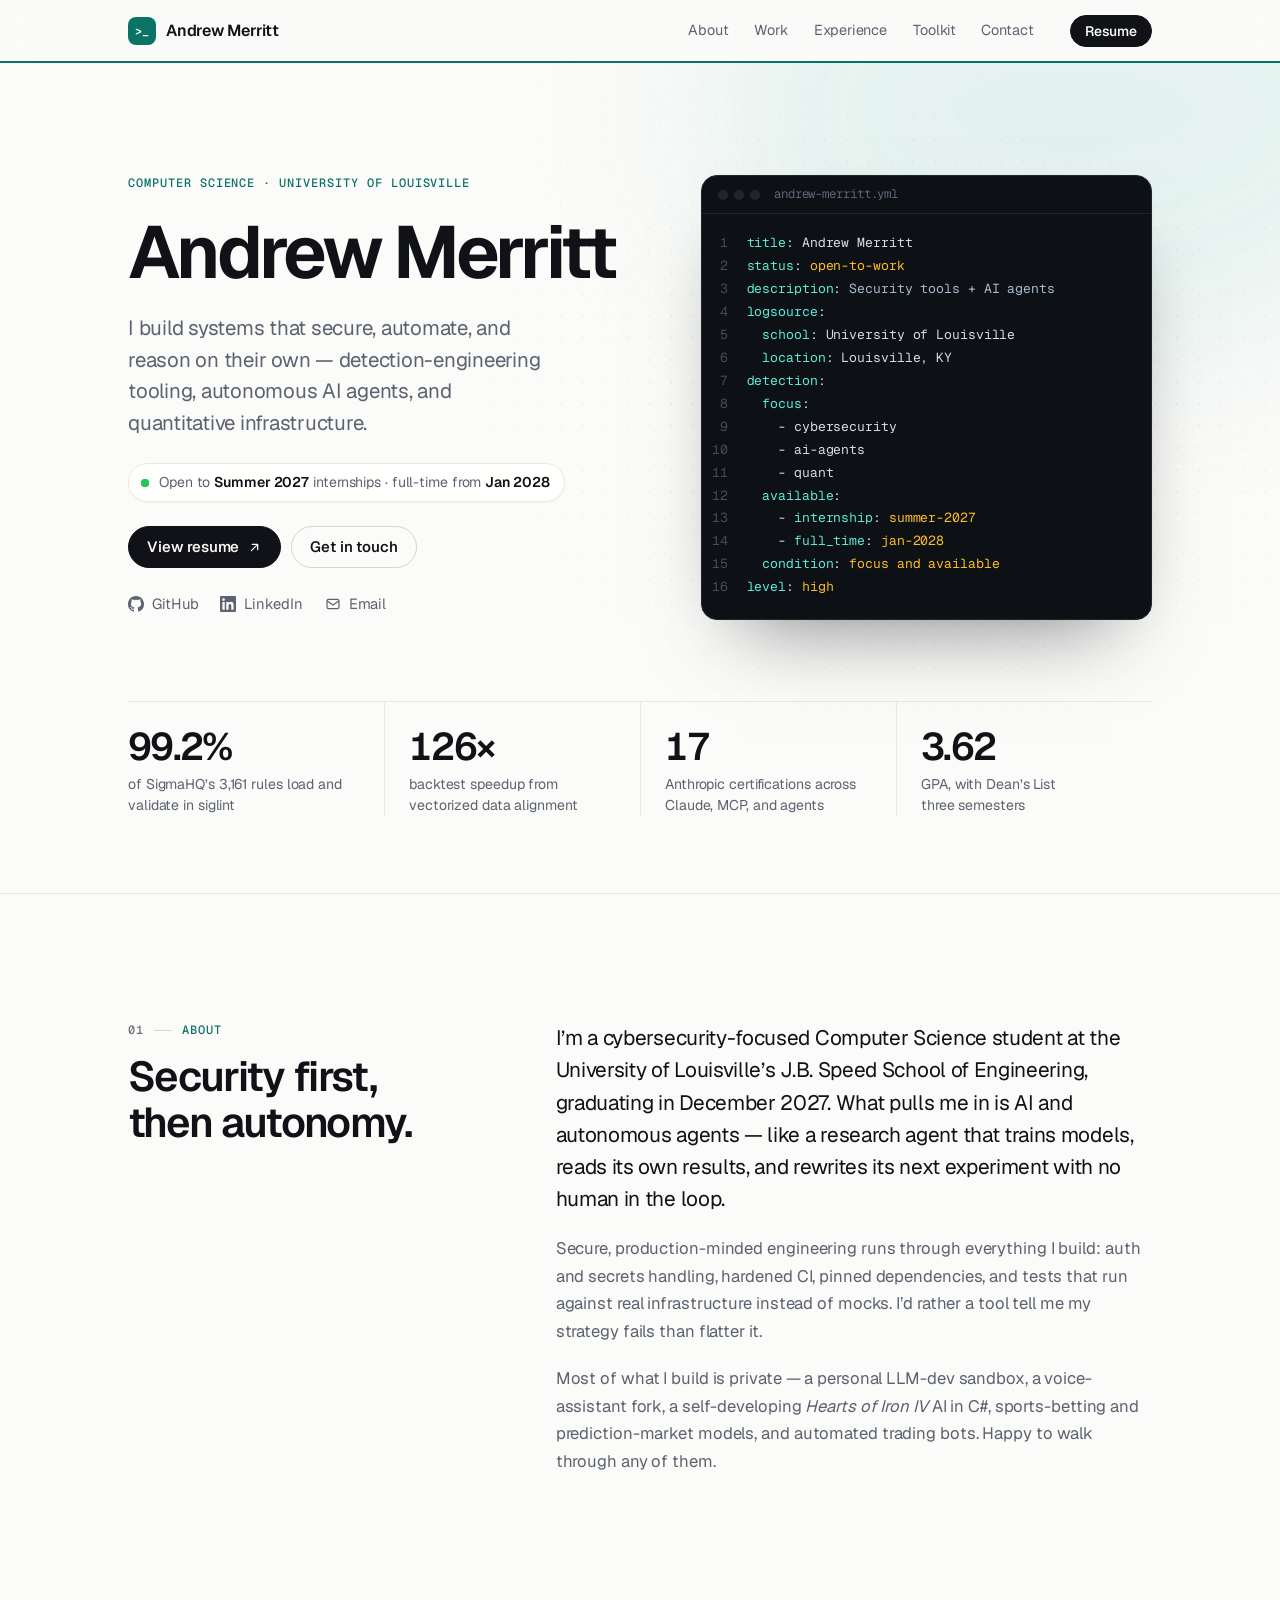
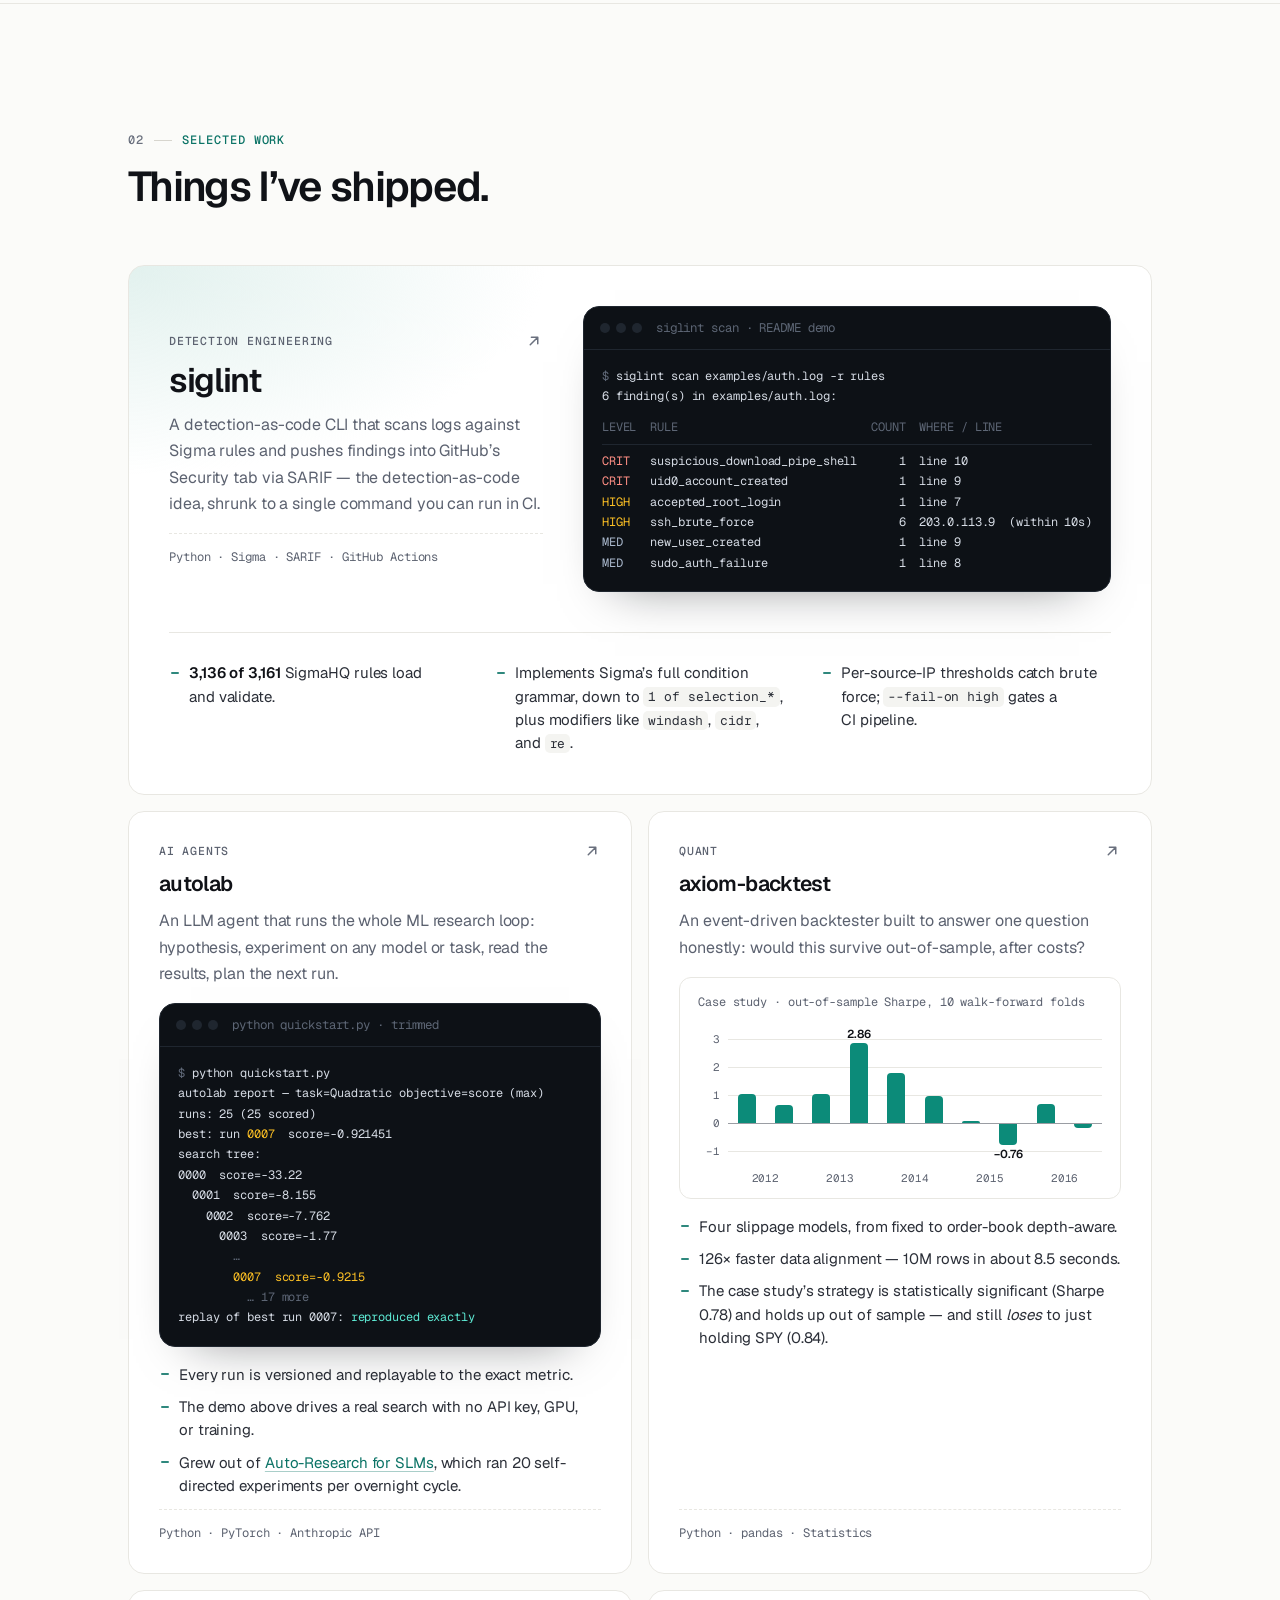
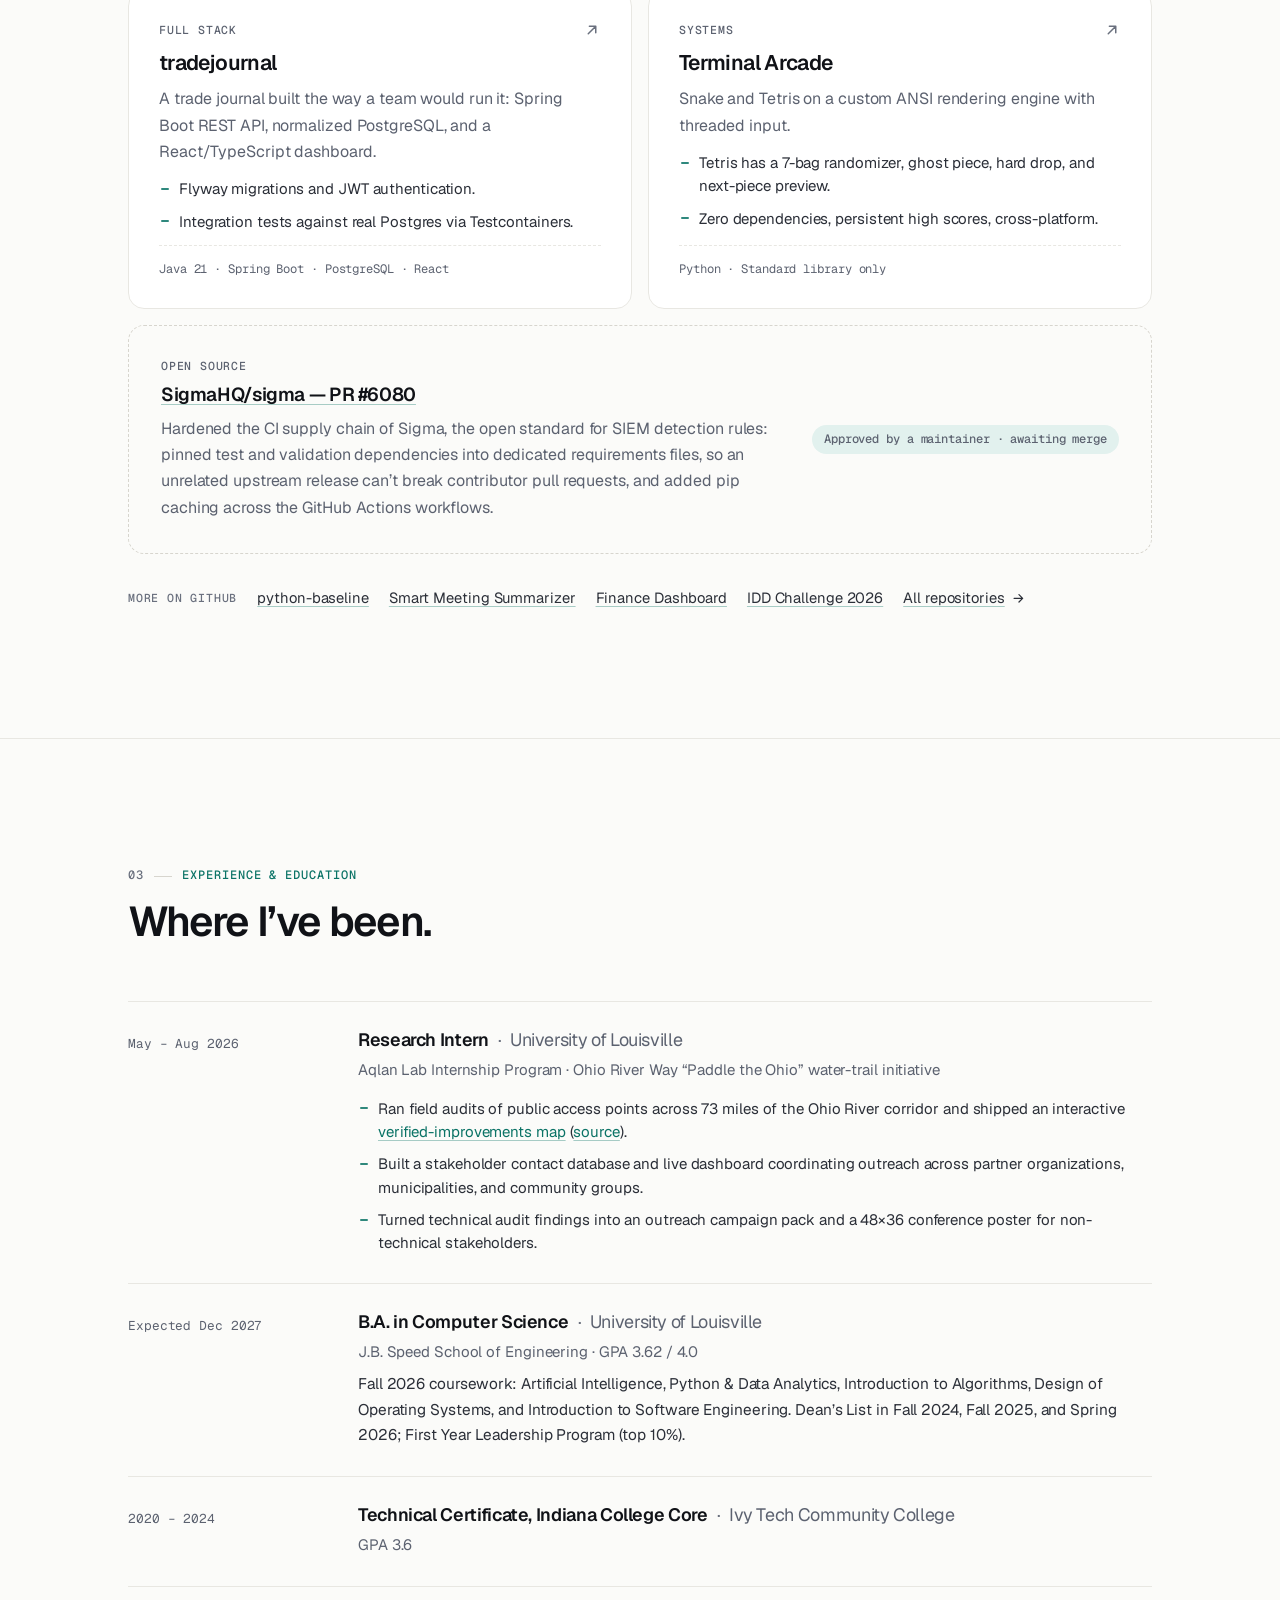
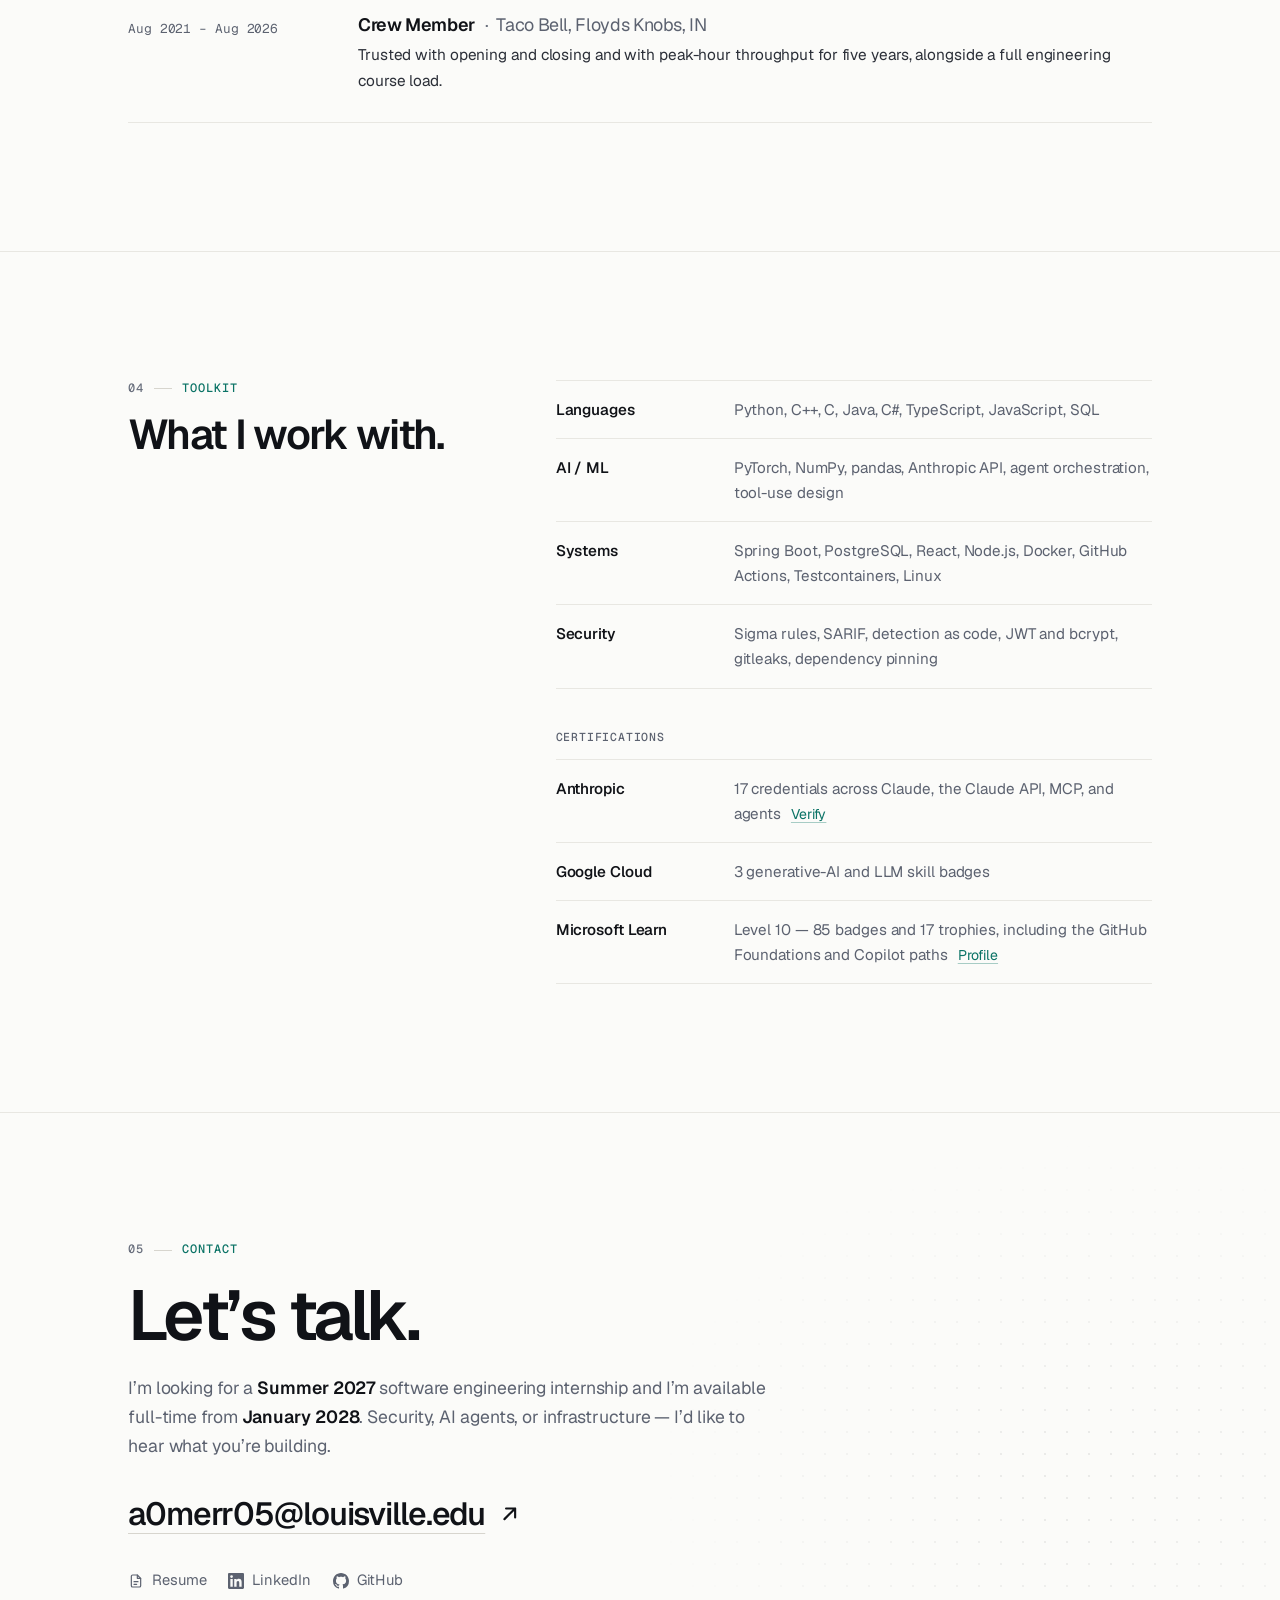
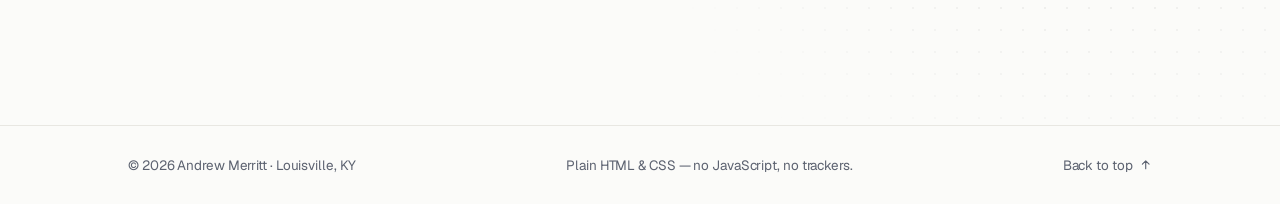
<file: index.html>
<!doctype html>
<html lang="en">
<head>
  <meta charset="utf-8">
  <meta name="viewport" content="width=device-width, initial-scale=1">
  <!-- GitHub Pages can't set response headers, so the policy rides in a meta
       tag. Everything - fonts included - is served from this origin, and
       there is no script at all: no analytics, no trackers, no CDNs. -->
  <meta http-equiv="Content-Security-Policy" content="default-src 'none'; style-src 'self'; img-src 'self'; font-src 'self'; base-uri 'none'; form-action 'none'">
  <meta name="referrer" content="strict-origin-when-cross-origin">
  <meta name="color-scheme" content="light dark">
  <title>Andrew Merritt — Security tooling &amp; AI agents</title>
  <meta name="description" content="Andrew Merritt is a cybersecurity-focused Computer Science student at the University of Louisville who builds detection tooling, autonomous AI agents, and quantitative systems. Seeking a Summer 2027 internship.">
  <meta name="author" content="Andrew Merritt">
  <meta name="theme-color" content="#fbfbf9" media="(prefers-color-scheme: light)">
  <meta name="theme-color" content="#0a0c10" media="(prefers-color-scheme: dark)">
  <link rel="canonical" href="https://a0merr.github.io/">
  <!-- .ico for anything that can't take an SVG icon or just asks for
       /favicon.ico; the touch icon is what iOS uses on the home screen. -->
  <link rel="icon" href="favicon.ico" sizes="32x32">
  <link rel="icon" href="favicon.svg" type="image/svg+xml">
  <link rel="apple-touch-icon" href="apple-touch-icon.png">
  <link rel="preload" href="fonts/geist-latin-wght-normal.woff2" as="font" type="font/woff2" crossorigin>
  <link rel="preload" href="fonts/geist-mono-latin-wght-normal.woff2" as="font" type="font/woff2" crossorigin>
  <link rel="stylesheet" href="style.css">
  <meta property="og:type" content="website">
  <meta property="og:site_name" content="Andrew Merritt">
  <meta property="og:locale" content="en_US">
  <meta property="og:url" content="https://a0merr.github.io/">
  <meta property="og:title" content="Andrew Merritt — Security tooling &amp; AI agents">
  <meta property="og:description" content="CS student at the University of Louisville building detection tooling, autonomous AI agents, and quant systems. Seeking a Summer 2027 internship.">
  <meta property="og:image" content="https://a0merr.github.io/og.png">
  <meta property="og:image:width" content="1200">
  <meta property="og:image:height" content="630">
  <meta property="og:image:alt" content="Andrew Merritt — detection-engineering tooling, autonomous AI agents, and quantitative systems. Seeking a Summer 2027 SWE internship.">
  <meta name="twitter:card" content="summary_large_image">
  <!-- Structured data for search engines. A JSON-LD block is data, not
       script: browsers never execute it, so the policy above still holds
       and the page still runs no JavaScript. -->
  <script type="application/ld+json">
  {
    "@context": "https://schema.org",
    "@type": "ProfilePage",
    "url": "https://a0merr.github.io/",
    "mainEntity": {
      "@type": "Person",
      "name": "Andrew Merritt",
      "alternateName": "a0merr",
      "url": "https://a0merr.github.io/",
      "description": "Cybersecurity-focused Computer Science student at the University of Louisville who builds detection tooling, autonomous AI agents, and quantitative systems.",
      "email": "mailto:a0merr05@louisville.edu",
      "address": {
        "@type": "PostalAddress",
        "addressLocality": "Louisville",
        "addressRegion": "KY",
        "addressCountry": "US"
      },
      "affiliation": {
        "@type": "CollegeOrUniversity",
        "name": "University of Louisville",
        "url": "https://louisville.edu/"
      },
      "knowsAbout": [
        "Cybersecurity",
        "Detection engineering",
        "Sigma rules",
        "AI agents",
        "Machine learning",
        "Quantitative finance",
        "Software engineering"
      ],
      "sameAs": [
        "https://github.com/a0merr",
        "https://www.linkedin.com/in/andrew-merritt-ab425537a"
      ]
    }
  }
  </script>
</head>
<body>
  <!-- Icon sprite, referenced below with <use href="#…">. -->
  <svg class="sprite" aria-hidden="true" focusable="false">
    <symbol id="i-arrow" viewBox="0 0 24 24"><path d="M7 17 17 7M8.5 7H17v8.5" fill="none" stroke="currentColor" stroke-width="2" stroke-linecap="round" stroke-linejoin="round"/></symbol>
    <symbol id="i-right" viewBox="0 0 24 24"><path d="M5 12h14M13 6l6 6-6 6" fill="none" stroke="currentColor" stroke-width="2" stroke-linecap="round" stroke-linejoin="round"/></symbol>
    <symbol id="i-up" viewBox="0 0 24 24"><path d="M12 19V5M6 11l6-6 6 6" fill="none" stroke="currentColor" stroke-width="2" stroke-linecap="round" stroke-linejoin="round"/></symbol>
    <symbol id="i-mail" viewBox="0 0 24 24"><g fill="none" stroke="currentColor" stroke-width="1.8" stroke-linecap="round" stroke-linejoin="round"><rect x="3" y="5" width="18" height="14" rx="2.5"/><path d="m3.5 7.5 8.5 6 8.5-6"/></g></symbol>
    <symbol id="i-github" viewBox="0 0 16 16"><path fill="currentColor" d="M8 0c4.42 0 8 3.58 8 8a8.013 8.013 0 0 1-5.45 7.59c-.4.08-.55-.17-.55-.38 0-.27.01-1.13.01-2.2 0-.75-.25-1.23-.54-1.48 1.78-.2 3.65-.88 3.65-3.95 0-.88-.31-1.59-.82-2.15.08-.2.36-1.02-.08-2.12 0 0-.67-.22-2.2.82-.64-.18-1.32-.27-2-.27-.68 0-1.36.09-2 .27-1.53-1.03-2.2-.82-2.2-.82-.44 1.1-.16 1.92-.08 2.12-.51.56-.82 1.28-.82 2.15 0 3.06 1.86 3.75 3.64 3.95-.23.2-.44.55-.51 1.07-.46.21-1.61.55-2.33-.66-.15-.24-.6-.83-1.23-.82-.67.01-.27.38.01.53.34.19.73.9.82 1.13.16.45.68 1.31 2.69.94 0 .67.01 1.3.01 1.49 0 .21-.15.45-.55.38A7.995 7.995 0 0 1 0 8c0-4.42 3.58-8 8-8Z"/></symbol>
    <symbol id="i-linkedin" viewBox="0 0 24 24"><path fill="currentColor" d="M20.447 20.452h-3.554v-5.569c0-1.328-.027-3.037-1.852-3.037-1.853 0-2.136 1.445-2.136 2.939v5.667H9.351V9h3.414v1.561h.046c.477-.9 1.637-1.85 3.37-1.85 3.601 0 4.267 2.37 4.267 5.455v6.286zM5.337 7.433a2.062 2.062 0 1 1 0-4.125 2.062 2.062 0 0 1 0 4.125zM7.119 20.452H3.555V9h3.564v11.452zM22.225 0H1.771C.792 0 0 .774 0 1.729v20.542C0 23.227.792 24 1.771 24h20.451C23.2 24 24 23.227 24 22.271V1.729C24 .774 23.2 0 22.222 0h.003z"/></symbol>
    <symbol id="i-doc" viewBox="0 0 24 24"><g fill="none" stroke="currentColor" stroke-width="1.8" stroke-linecap="round" stroke-linejoin="round"><path d="M14 3H7a2 2 0 0 0-2 2v14a2 2 0 0 0 2 2h10a2 2 0 0 0 2-2V8z"/><path d="M14 3v5h5M9 13h6M9 17h4"/></g></symbol>
  </svg>

  <a class="skip" href="#main">Skip to content</a>

  <header class="site-header">
    <div class="wrap header-row">
      <a class="brand" href="#top"><span class="brand-mark" aria-hidden="true">&gt;_</span><span>Andrew Merritt</span></a>
      <nav aria-label="Sections">
        <ul class="nav-links">
          <li><a href="#about">About</a></li>
          <li><a href="#work">Work</a></li>
          <li><a href="#experience">Experience</a></li>
          <li><a href="#skills">Toolkit</a></li>
          <li><a href="#contact">Contact</a></li>
        </ul>
      </nav>
      <a class="btn btn-small" href="https://github.com/a0merr/a0merr/blob/main/Andrew_Merritt_Resume.pdf">Resume</a>
    </div>
  </header>

  <main id="main">
    <!-- ================================================================ -->
    <section class="hero" id="top">
      <div class="wrap hero-grid">
        <div class="hero-copy">
          <p class="eyebrow">Computer Science · University of Louisville</p>
          <h1>Andrew Merritt</h1>
          <p class="lede">I build systems that secure, automate, and reason on their own — detection-engineering tooling, autonomous AI agents, and quantitative infrastructure.</p>
          <p class="status"><span class="pulse" aria-hidden="true"></span><span>Open to <strong>Summer 2027</strong> internships · full-time from <strong>Jan 2028</strong></span></p>
          <div class="actions">
            <a class="btn" href="https://github.com/a0merr/a0merr/blob/main/Andrew_Merritt_Resume.pdf">View resume <svg class="icon" aria-hidden="true"><use href="#i-arrow"/></svg></a>
            <a class="btn btn-ghost" href="#contact">Get in touch</a>
          </div>
          <ul class="social">
            <li><a href="https://github.com/a0merr" rel="me"><svg class="icon" aria-hidden="true"><use href="#i-github"/></svg>GitHub</a></li>
            <li><a href="https://www.linkedin.com/in/andrew-merritt-ab425537a" rel="me"><svg class="icon" aria-hidden="true"><use href="#i-linkedin"/></svg>LinkedIn</a></li>
            <li><a href="mailto:a0merr05@louisville.edu"><svg class="icon" aria-hidden="true"><use href="#i-mail"/></svg>Email</a></li>
          </ul>
        </div>

        <!-- The same facts as the copy beside it, written as a Sigma detection
             rule. Decorative, so hidden from screen readers. Each line is its
             own block for the line-number gutter; the line breaks sit inside
             the tags so <pre> doesn't render them as blank lines. -->
        <figure class="rule" aria-hidden="true">
          <figcaption><span class="dots"><i></i><i></i><i></i></span>andrew-merritt.yml</figcaption>
<pre><code><span class="l"><span class="k">title</span>: Andrew Merritt</span
><span class="l"><span class="k">status</span>: <span class="v">open-to-work</span></span
><span class="l"><span class="k">description</span>: <span class="s">Security tools + AI agents</span></span
><span class="l"><span class="k">logsource</span>:</span
><span class="l">  <span class="k">school</span>: University of Louisville</span
><span class="l">  <span class="k">location</span>: Louisville, KY</span
><span class="l"><span class="k">detection</span>:</span
><span class="l">  <span class="k">focus</span>:</span
><span class="l">    - cybersecurity</span
><span class="l">    - ai-agents</span
><span class="l">    - quant</span
><span class="l">  <span class="k">available</span>:</span
><span class="l">    - <span class="k">internship</span>: <span class="v">summer-2027</span></span
><span class="l">    - <span class="k">full_time</span>: <span class="v">jan-2028</span></span
><span class="l">  <span class="k">condition</span>: <span class="v">focus and available</span></span
><span class="l"><span class="k">level</span>: <span class="v">high</span></span></code></pre>
        </figure>
      </div>

      <div class="wrap">
        <dl class="stats">
          <div><dt>99.2%</dt><dd>of SigmaHQ’s 3,161 rules load and validate in siglint</dd></div>
          <div><dt>126×</dt><dd>backtest speedup from vectorized data alignment</dd></div>
          <div><dt>17</dt><dd>Anthropic certifications across Claude, MCP, and agents</dd></div>
          <div><dt>3.62</dt><dd>GPA, with Dean’s List three semesters</dd></div>
        </dl>
      </div>
    </section>

    <!-- ================================================================ -->
    <section id="about" class="section">
      <div class="wrap split">
        <header class="section-head">
          <p class="eyebrow"><span>01</span>About</p>
          <h2>Security first, then autonomy.</h2>
        </header>
        <div class="prose">
          <p class="prose-lead">I’m a cybersecurity-focused Computer Science student at the University of Louisville’s J.B. Speed School of Engineering, graduating in December 2027. What pulls me in is AI and autonomous agents — like a research agent that trains models, reads its own results, and rewrites its next experiment with no human in the loop.</p>
          <p>Secure, production-minded engineering runs through everything I build: auth and secrets handling, hardened CI, pinned dependencies, and tests that run against real infrastructure instead of mocks. I’d rather a tool tell me my strategy fails than flatter it.</p>
          <p>Most of what I build is private — a personal LLM-dev sandbox, a voice-assistant fork, a self-developing <cite>Hearts of Iron IV</cite> AI in C#, sports-betting and prediction-market models, and automated trading bots. Happy to walk through any of them.</p>
        </div>
      </div>
    </section>

    <!-- ================================================================ -->
    <section id="work" class="section">
      <div class="wrap">
        <header class="section-head">
          <p class="eyebrow"><span>02</span>Selected work</p>
          <h2>Things I’ve shipped.</h2>
        </header>

        <article class="card featured">
          <div class="featured-main">
            <div class="card-top">
              <p class="kicker">Detection engineering</p>
              <svg class="icon card-arrow" aria-hidden="true"><use href="#i-arrow"/></svg>
            </div>
            <h3><a class="stretched" href="https://github.com/a0merr/siglint">siglint</a></h3>
            <p>A detection-as-code CLI that scans logs against Sigma rules and pushes findings into GitHub’s Security tab via SARIF — the detection-as-code idea, shrunk to a single command you can run in CI.</p>
            <p class="stack">Python · Sigma · SARIF · GitHub Actions</p>
          </div>

          <!-- The demo run from siglint's README, copied verbatim - if the
               tool's output changes there, update it here. Unlike the hero
               card this one is content, so screen readers get it too. The
               line breaks sit inside the tags, as above. -->
          <figure class="term">
            <figcaption><span class="dots" aria-hidden="true"><i></i><i></i><i></i></span>siglint scan · README demo</figcaption>
<pre><code><span class="l"><span class="p">$</span> siglint scan examples/auth.log -r rules</span
><span class="l">6 finding(s) in examples/auth.log:</span
><span class="l h">LEVEL  RULE                            COUNT  WHERE / LINE</span
><span class="l"><span class="c">CRIT</span>   suspicious_download_pipe_shell      1  line 10</span
><span class="l"><span class="c">CRIT</span>   uid0_account_created                1  line 9</span
><span class="l"><span class="v">HIGH</span>   accepted_root_login                 1  line 7</span
><span class="l"><span class="v">HIGH</span>   ssh_brute_force                     6  203.0.113.9  (within 10s)</span
><span class="l"><span class="s">MED</span>    new_user_created                    1  line 9</span
><span class="l"><span class="s">MED</span>    sudo_auth_failure                   1  line 8</span></code></pre>
          </figure>

          <ul class="points">
            <li><strong>3,136 of 3,161</strong> SigmaHQ rules load and validate.</li>
            <li>Implements Sigma’s full condition grammar, down to <code>1 of selection_*</code>, plus modifiers like <code>windash</code>, <code>cidr</code>, and <code>re</code>.</li>
            <li>Per-source-IP thresholds catch brute force; <code>--fail-on high</code> gates a CI pipeline.</li>
          </ul>
        </article>

        <div class="cards">
          <article class="card">
            <div class="card-top">
              <p class="kicker">AI agents</p>
              <svg class="icon card-arrow" aria-hidden="true"><use href="#i-arrow"/></svg>
            </div>
            <h3><a class="stretched" href="https://github.com/a0merr/autolab">autolab</a></h3>
            <p>An LLM agent that runs the whole ML research loop: hypothesis, experiment on any model or task, read the results, plan the next run.</p>

            <!-- Real output of autolab's quickstart.py, trimmed where marked.
                 If the report format changes, re-run it in a clone and
                 update this. -->
            <figure class="term">
              <figcaption><span class="dots" aria-hidden="true"><i></i><i></i><i></i></span>python quickstart.py · trimmed</figcaption>
<pre><code><span class="l"><span class="p">$</span> python quickstart.py</span
><span class="l">autolab report — task=Quadratic objective=score (max)</span
><span class="l">runs: 25 (25 scored)</span
><span class="l">best: run <span class="v">0007</span>  score=-0.921451</span
><span class="l">search tree:</span
><span class="l">0000  score=-33.22</span
><span class="l">  0001  score=-8.155</span
><span class="l">    0002  score=-7.762</span
><span class="l">      0003  score=-1.77</span
><span class="l p">        …</span
><span class="l">        <span class="v">0007  score=-0.9215</span></span
><span class="l p">          … 17 more</span
><span class="l">replay of best run 0007: <span class="k">reproduced exactly</span></span></code></pre>
            </figure>

            <ul class="points">
              <li>Every run is versioned and replayable to the exact metric.</li>
              <li>The demo above drives a real search with no API key, GPU, or training.</li>
              <li>Grew out of <a class="inner" href="https://github.com/a0merr/auto-research-slm">Auto-Research for SLMs</a>, which ran 20 self-directed experiments per overnight cycle.</li>
            </ul>
            <p class="stack">Python · PyTorch · Anthropic API</p>
          </article>

          <article class="card">
            <div class="card-top">
              <p class="kicker">Quant</p>
              <svg class="icon card-arrow" aria-hidden="true"><use href="#i-arrow"/></svg>
            </div>
            <h3><a class="stretched" href="https://github.com/a0merr/axiom-backtest">axiom-backtest</a></h3>
            <p>An event-driven backtester built to answer one question honestly: would this survive out-of-sample, after costs?</p>

            <!-- The out-of-sample Sharpe of each fold in the case study's
                 walk-forward run (docs/CASE_STUDY.md in the repo). The bar
                 heights are set in style.css under "Walk-forward chart" -
                 the page's policy blocks style attributes - so change them
                 there and here together. -->
            <figure class="wf">
              <figcaption>Case study · out-of-sample Sharpe, 10 walk-forward folds</figcaption>
              <div class="wf-plot" aria-hidden="true">
                <p class="wf-y"><span>3</span><span>2</span><span>1</span><span>0</span><span>−1</span></p>
                <ol class="wf-bars">
                  <li title="2012 H1 · Sharpe 1.03"><i></i></li>
                  <li title="2012 H2 · Sharpe 0.64"><i></i></li>
                  <li title="2013 H1 · Sharpe 1.04"><i></i></li>
                  <li title="2013 H2 · Sharpe 2.86"><i><b>2.86</b></i></li>
                  <li title="2014 H1 · Sharpe 1.78"><i></i></li>
                  <li title="2014 H2 · Sharpe 0.96"><i></i></li>
                  <li title="2015 H1 · Sharpe 0.06"><i></i></li>
                  <li class="neg" title="2015 H2 · Sharpe −0.76"><i><b>−0.76</b></i></li>
                  <li title="2016 H1 · Sharpe 0.68"><i></i></li>
                  <li class="neg" title="2016 H2 · Sharpe −0.16"><i></i></li>
                </ol>
                <p class="wf-x"><span>2012</span><span>2013</span><span>2014</span><span>2015</span><span>2016</span></p>
              </div>
              <!-- The same numbers for screen readers. The wrapper does the
                   hiding: a table won't shrink to 1px itself. -->
              <div class="sr-only"><table>
                <thead><tr><th scope="col">Test window</th><th scope="col">Out-of-sample Sharpe</th></tr></thead>
                <tbody>
                  <tr><td>2012 H1</td><td>1.03</td></tr>
                  <tr><td>2012 H2</td><td>0.64</td></tr>
                  <tr><td>2013 H1</td><td>1.04</td></tr>
                  <tr><td>2013 H2</td><td>2.86</td></tr>
                  <tr><td>2014 H1</td><td>1.78</td></tr>
                  <tr><td>2014 H2</td><td>0.96</td></tr>
                  <tr><td>2015 H1</td><td>0.06</td></tr>
                  <tr><td>2015 H2</td><td>−0.76</td></tr>
                  <tr><td>2016 H1</td><td>0.68</td></tr>
                  <tr><td>2016 H2</td><td>−0.16</td></tr>
                </tbody>
              </table></div>
            </figure>

            <ul class="points">
              <li>Four slippage models, from fixed to order-book depth-aware.</li>
              <li>126× faster data alignment — 10M rows in about 8.5 seconds.</li>
              <li>The case study’s strategy is statistically significant (Sharpe 0.78) and holds up out of sample — and still <em>loses</em> to just holding SPY (0.84).</li>
            </ul>
            <p class="stack">Python · pandas · Statistics</p>
          </article>

          <article class="card">
            <div class="card-top">
              <p class="kicker">Full stack</p>
              <svg class="icon card-arrow" aria-hidden="true"><use href="#i-arrow"/></svg>
            </div>
            <h3><a class="stretched" href="https://github.com/a0merr/tradejournal">tradejournal</a></h3>
            <p>A trade journal built the way a team would run it: Spring Boot REST API, normalized PostgreSQL, and a React/TypeScript dashboard.</p>
            <ul class="points">
              <li>Flyway migrations and JWT authentication.</li>
              <li>Integration tests against real Postgres via Testcontainers.</li>
            </ul>
            <p class="stack">Java 21 · Spring Boot · PostgreSQL · React</p>
          </article>

          <article class="card">
            <div class="card-top">
              <p class="kicker">Systems</p>
              <svg class="icon card-arrow" aria-hidden="true"><use href="#i-arrow"/></svg>
            </div>
            <h3><a class="stretched" href="https://github.com/a0merr/Arcade">Terminal Arcade</a></h3>
            <p>Snake and Tetris on a custom ANSI rendering engine with threaded input.</p>
            <ul class="points">
              <li>Tetris has a 7-bag randomizer, ghost piece, hard drop, and next-piece preview.</li>
              <li>Zero dependencies, persistent high scores, cross-platform.</li>
            </ul>
            <p class="stack">Python · Standard library only</p>
          </article>
        </div>

        <article class="oss">
          <div class="oss-body">
            <p class="kicker">Open source</p>
            <h3><a href="https://github.com/SigmaHQ/sigma/pull/6080">SigmaHQ/sigma — PR #6080</a></h3>
            <p>Hardened the CI supply chain of Sigma, the open standard for SIEM detection rules: pinned test and validation dependencies into dedicated requirements files, so an unrelated upstream release can’t break contributor pull requests, and added pip caching across the GitHub Actions workflows.</p>
          </div>
          <p class="badge">Approved by a maintainer · awaiting merge</p>
        </article>

        <p class="more-list"><span>More on GitHub</span>
          <a href="https://github.com/a0merr/python-baseline">python-baseline</a>
          <a href="https://github.com/a0merr/Smart-Meeting-Summarizer">Smart Meeting Summarizer</a>
          <a href="https://github.com/a0merr/finance-dashboard">Finance Dashboard</a>
          <a href="https://github.com/a0merr/IDD_Programming_Challenge_2026">IDD Challenge 2026</a>
          <a href="https://github.com/a0merr?tab=repositories">All repositories <svg class="icon" aria-hidden="true"><use href="#i-right"/></svg></a>
        </p>
      </div>
    </section>

    <!-- ================================================================ -->
    <section id="experience" class="section">
      <div class="wrap">
        <header class="section-head">
          <p class="eyebrow"><span>03</span>Experience &amp; education</p>
          <h2>Where I’ve been.</h2>
        </header>

        <ol class="timeline">
          <li>
            <p class="when">May – Aug 2026</p>
            <div>
              <h3>Research Intern <span class="at">University of Louisville</span></h3>
              <p class="sub">Aqlan Lab Internship Program · Ohio River Way “Paddle the Ohio” water-trail initiative</p>
              <ul class="points">
                <li>Ran field audits of public access points across 73 miles of the Ohio River corridor and shipped an interactive <a href="https://a0merr.github.io/ohio-river-way-map/">verified-improvements map</a> (<a href="https://github.com/a0merr/ohio-river-way-map">source</a>).</li>
                <li>Built a stakeholder contact database and live dashboard coordinating outreach across partner organizations, municipalities, and community groups.</li>
                <li>Turned technical audit findings into an outreach campaign pack and a 48×36 conference poster for non-technical stakeholders.</li>
              </ul>
            </div>
          </li>
          <li>
            <p class="when">Expected Dec 2027</p>
            <div>
              <h3>B.A. in Computer Science <span class="at">University of Louisville</span></h3>
              <p class="sub">J.B. Speed School of Engineering · GPA 3.62 / 4.0</p>
              <p>Fall 2026 coursework: Artificial Intelligence, Python &amp; Data Analytics, Introduction to Algorithms, Design of Operating Systems, and Introduction to Software Engineering. Dean’s List in Fall 2024, Fall 2025, and Spring 2026; First Year Leadership Program (top 10%).</p>
            </div>
          </li>
          <li>
            <p class="when">2020 – 2024</p>
            <div>
              <h3>Technical Certificate, Indiana College Core <span class="at">Ivy Tech Community College</span></h3>
              <p class="sub">GPA 3.6</p>
            </div>
          </li>
          <li>
            <p class="when">Aug 2021 – Aug 2026</p>
            <div>
              <h3>Crew Member <span class="at">Taco Bell, Floyds Knobs, IN</span></h3>
              <p>Trusted with opening and closing and with peak-hour throughput for five years, alongside a full engineering course load.</p>
            </div>
          </li>
        </ol>
      </div>
    </section>

    <!-- ================================================================ -->
    <section id="skills" class="section">
      <div class="wrap split">
        <header class="section-head">
          <p class="eyebrow"><span>04</span>Toolkit</p>
          <h2>What I work with.</h2>
        </header>

        <div>
          <dl class="rows">
            <div><dt>Languages</dt><dd>Python, C++, C, Java, C#, TypeScript, JavaScript, SQL</dd></div>
            <div><dt>AI / ML</dt><dd>PyTorch, NumPy, pandas, Anthropic API, agent orchestration, tool-use design</dd></div>
            <div><dt>Systems</dt><dd>Spring Boot, PostgreSQL, React, Node.js, Docker, GitHub Actions, Testcontainers, Linux</dd></div>
            <div><dt>Security</dt><dd>Sigma rules, SARIF, detection as code, JWT and bcrypt, gitleaks, dependency pinning</dd></div>
          </dl>

          <h3 class="rows-title">Certifications</h3>
          <dl class="rows">
            <div><dt>Anthropic</dt><dd>17 credentials across Claude, the Claude API, MCP, and agents <a href="https://github.com/a0merr#-honors--certifications">Verify</a></dd></div>
            <div><dt>Google Cloud</dt><dd>3 generative-AI and LLM skill badges</dd></div>
            <div><dt>Microsoft Learn</dt><dd>Level 10 — 85 badges and 17 trophies, including the GitHub Foundations and Copilot paths <a href="https://learn.microsoft.com/en-us/users/andrewmerritt-3862/">Profile</a></dd></div>
          </dl>
        </div>
      </div>
    </section>

    <!-- ================================================================ -->
    <section id="contact" class="section contact-section">
      <div class="wrap contact">
        <p class="eyebrow"><span>05</span>Contact</p>
        <h2>Let’s talk.</h2>
        <p class="contact-lede">I’m looking for a <strong>Summer 2027</strong> software engineering internship and I’m available full-time from <strong>January 2028</strong>. Security, AI agents, or infrastructure — I’d like to hear what you’re building.</p>
        <a class="email" href="mailto:a0merr05@louisville.edu">a0merr05@louisville.edu <svg class="icon" aria-hidden="true"><use href="#i-arrow"/></svg></a>
        <ul class="social">
          <li><a href="https://github.com/a0merr/a0merr/blob/main/Andrew_Merritt_Resume.pdf"><svg class="icon" aria-hidden="true"><use href="#i-doc"/></svg>Resume</a></li>
          <li><a href="https://www.linkedin.com/in/andrew-merritt-ab425537a" rel="me"><svg class="icon" aria-hidden="true"><use href="#i-linkedin"/></svg>LinkedIn</a></li>
          <li><a href="https://github.com/a0merr" rel="me"><svg class="icon" aria-hidden="true"><use href="#i-github"/></svg>GitHub</a></li>
        </ul>
      </div>
    </section>
  </main>

  <footer class="site-footer">
    <div class="wrap footer-row">
      <p>© 2026 Andrew Merritt · Louisville, KY</p>
      <p>Plain HTML &amp; CSS — no JavaScript, no trackers.</p>
      <p><a href="#top">Back to top <svg class="icon" aria-hidden="true"><use href="#i-up"/></svg></a></p>
    </div>
  </footer>
</body>
</html>
</file>
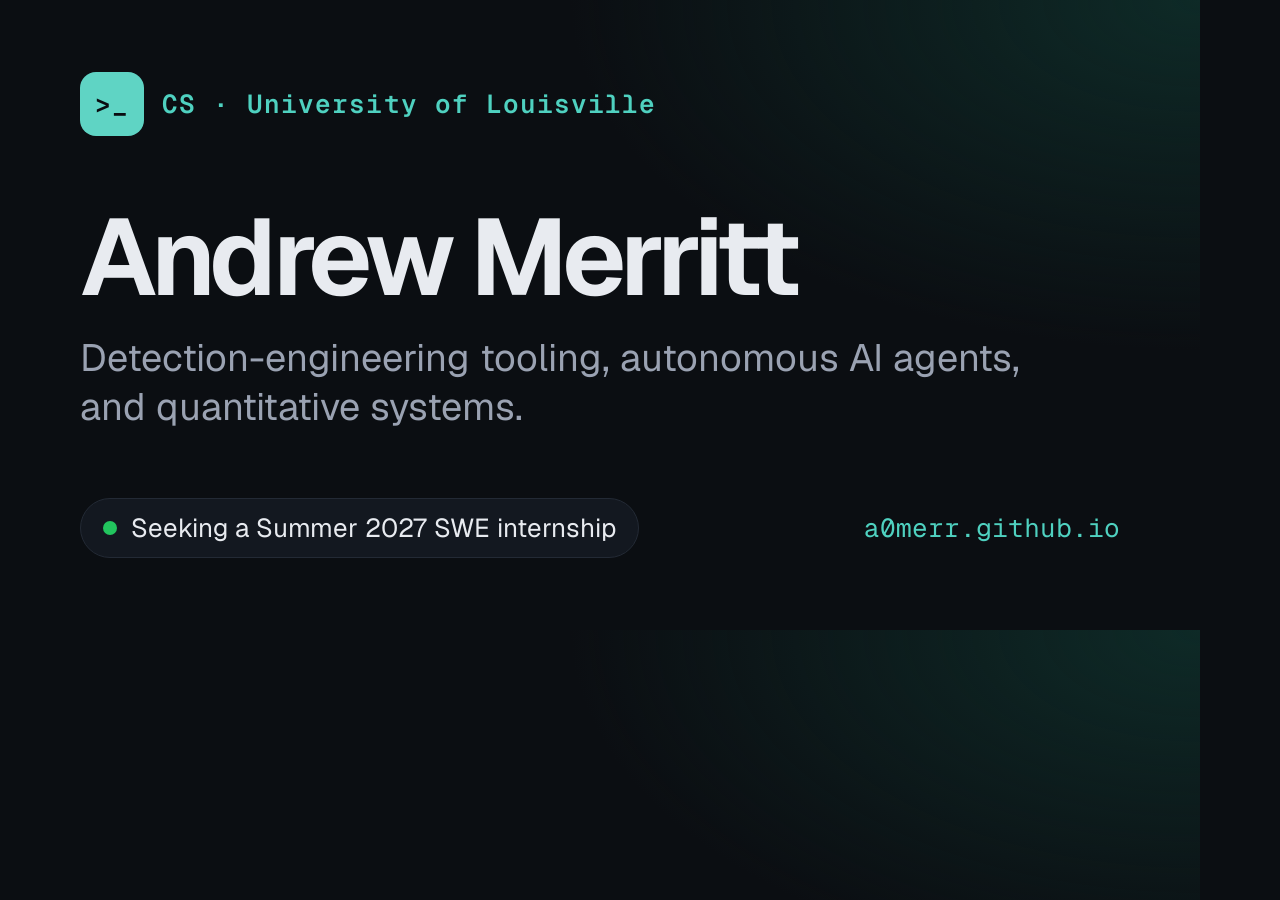
<file: og-card.html>
<!doctype html>
<html lang="en">
<head>
  <meta charset="utf-8">
  <meta name="robots" content="noindex">
  <title>og.png source</title>
  <!-- Source for og.png, the 1200x630 link-preview image LinkedIn, Slack and
       others show when the site is shared. Regenerate after editing - serve
       the folder first, because Chrome won't load fonts from file:// URLs:
         python3 -m http.server 8000 &
         chromium --headless --hide-scrollbars --virtual-time-budget=2000 \
           --window-size=1200,630 --screenshot="$PWD/og.png" \
           http://localhost:8000/og-card.html                              -->
  <style>
    @font-face { font-family: "Geist"; src: url("fonts/geist-latin-wght-normal.woff2") format("woff2"); font-weight: 100 900; }
    @font-face { font-family: "Geist Mono"; src: url("fonts/geist-mono-latin-wght-normal.woff2") format("woff2"); font-weight: 100 900; }
    html, body { margin: 0; width: 1200px; height: 630px; overflow: hidden; }
    body {
      box-sizing: border-box;
      display: flex; flex-direction: column; justify-content: space-between;
      padding: 72px 80px;
      background:
        radial-gradient(900px 500px at 100% 0%, #0e2a27, transparent 70%),
        #0b0e12;
      color: #e8ebf0;
      font-family: "Geist", ui-sans-serif, system-ui, -apple-system, "Segoe UI", Roboto, sans-serif;
    }
    .top { display: flex; align-items: center; gap: 18px; font: 600 26px/1 "Geist Mono", ui-monospace, monospace; color: #4fd1c0; letter-spacing: 0.04em; }
    .mark { display: grid; place-items: center; width: 64px; height: 64px; border-radius: 16px; background: #5fd4c4; color: #0a0c10; font-size: 26px; }
    h1 { margin: 0; font-size: 108px; font-weight: 650; letter-spacing: -0.05em; line-height: 1; }
    p { margin: 22px 0 0; max-width: 980px; font-size: 38px; line-height: 1.3; color: #9aa2b2; }
    .bottom { display: flex; justify-content: space-between; align-items: center; font-size: 26px; color: #9aa2b2; }
    .status { display: flex; align-items: center; gap: 14px; padding: 12px 22px; border: 1px solid #232a35; border-radius: 999px; background: #131820; color: #e8ebf0; }
    .dot { width: 14px; height: 14px; border-radius: 50%; background: #22c55e; }
    .url { font-family: "Geist Mono", ui-monospace, monospace; color: #4fd1c0; }
  </style>
</head>
<body>
  <div class="top"><span class="mark">&gt;_</span>CS · University of Louisville</div>
  <div>
    <h1>Andrew Merritt</h1>
    <p>Detection-engineering tooling, autonomous AI agents, and quantitative systems.</p>
  </div>
  <div class="bottom">
    <span class="status"><span class="dot"></span>Seeking a Summer 2027 SWE internship</span>
    <span class="url">a0merr.github.io</span>
  </div>
</body>
</html>
</file>
<file: style.css>
/* a0merr.github.io
 *
 * One stylesheet. Fonts are self-hosted (fonts/, SIL OFL) so nothing is
 * fetched from another origin - see the Content-Security-Policy in
 * index.html. Light and dark follow the visitor's OS setting.
 */

/* ---- Fonts ------------------------------------------------------------- */

@font-face {
  font-family: "Geist";
  src: url("fonts/geist-latin-wght-normal.woff2") format("woff2");
  font-weight: 100 900;
  font-style: normal;
  font-display: swap;
}

@font-face {
  font-family: "Geist Mono";
  src: url("fonts/geist-mono-latin-wght-normal.woff2") format("woff2");
  font-weight: 100 900;
  font-style: normal;
  font-display: swap;
}

/* ---- Tokens ------------------------------------------------------------ */

:root {
  color-scheme: light;

  --bg: #fbfbf9;
  --bg-soft: #f4f4f1;
  --surface: #ffffff;
  --ink: #101217;
  --ink-2: #2b2f38;
  --muted: #5c6270;
  --faint: #6a707e; /* still text (section numbers, labels): 4.5:1 minimum */
  --line: #e8e7e2;
  --line-strong: #d7d5ce;
  --accent: #0b7366;
  --accent-soft: #e2f1ee;
  --grid: rgb(16 18 23 / 0.07);
  --shadow: 0 1px 2px rgb(16 18 23 / 0.04), 0 12px 32px -16px rgb(16 18 23 / 0.16);
  /* Chart bars. The accent itself is too gray for a data mark in light mode
   * and too light in dark; these are the nearest teals that pass the
   * colour checks against the card surface. */
  --chart: #0c8b79;

  /* The rule card is a terminal in both themes. */
  --code-bg: #0d1116;
  --code-line: #1f262f;
  --code-ink: #d6dce5;
  --code-dim: #5d6675;
  --code-key: #5eead4;
  --code-val: #fbbf24;
  --code-str: #a9b8cc;
  --code-crit: #ff8f85;

  --radius: 16px;
  --sans: "Geist", ui-sans-serif, system-ui, -apple-system, "Segoe UI", Roboto, "Helvetica Neue", Arial, sans-serif;
  --mono: "Geist Mono", ui-monospace, "SF Mono", "Cascadia Code", Menlo, Consolas, monospace;
  --ease: cubic-bezier(0.2, 0.7, 0.2, 1);
}

@media (prefers-color-scheme: dark) {
  :root {
    color-scheme: dark;
    --bg: #0a0c10;
    --bg-soft: #0e1116;
    --surface: #11151b;
    --ink: #eceef2;
    --ink-2: #c8cdd7;
    --muted: #949bab;
    --faint: #788092;
    --line: #1d232c;
    --line-strong: #2a313c;
    --accent: #5fd4c4;
    --accent-soft: rgb(95 212 196 / 0.1);
    --grid: rgb(255 255 255 / 0.06);
    --shadow: 0 1px 2px rgb(0 0 0 / 0.3), 0 16px 40px -20px rgb(0 0 0 / 0.7);
    --chart: #22a897;
    --code-bg: #07090c;
  }
}

/* ---- Base -------------------------------------------------------------- */

*,
*::before,
*::after {
  box-sizing: border-box;
}

html {
  scroll-behavior: smooth;
  scroll-padding-top: 72px;
  -webkit-text-size-adjust: 100%;
}

body {
  margin: 0;
  background: var(--bg);
  color: var(--ink);
  font: 400 1rem/1.65 var(--sans);
  letter-spacing: -0.006em;
  -webkit-font-smoothing: antialiased;
  -moz-osx-font-smoothing: grayscale;
  text-rendering: optimizeLegibility;
}

::selection {
  background: var(--accent-soft);
  color: var(--ink);
}

h1, h2, h3 {
  margin: 0;
  line-height: 1.12;
  text-wrap: balance;
}

p, li, dd {
  text-wrap: pretty;
}

p {
  margin: 0;
}

a {
  color: var(--accent);
  text-decoration-line: underline;
  text-decoration-thickness: 1px;
  text-decoration-color: color-mix(in srgb, var(--accent) 35%, transparent);
  text-underline-offset: 3px;
  transition: color 0.15s ease, text-decoration-color 0.15s ease;
}

a:hover {
  text-decoration-color: currentColor;
}

:focus-visible {
  outline: 2px solid var(--accent);
  outline-offset: 3px;
  border-radius: 6px;
}

strong {
  font-weight: 600;
  color: var(--ink);
}

code {
  font-family: var(--mono);
  font-size: 0.86em;
  padding: 0.1em 0.38em;
  border-radius: 5px;
  background: var(--bg-soft);
  color: var(--ink-2);
  white-space: nowrap;
}

cite {
  font-style: italic;
}

.sprite {
  position: absolute;
  width: 0;
  height: 0;
  overflow: hidden;
}

.icon {
  flex: none;
  width: 1em;
  height: 1em;
}

.wrap {
  width: 100%;
  max-width: 1120px;
  margin-inline: auto;
  padding-inline: clamp(20px, 5vw, 48px);
}

.skip {
  position: absolute;
  left: 16px;
  top: -100px;
  z-index: 100;
  padding: 10px 14px;
  border-radius: 10px;
  background: var(--ink);
  color: var(--bg);
}

.skip:focus {
  top: 12px;
}

.eyebrow {
  display: flex;
  align-items: center;
  gap: 10px;
  font: 500 0.75rem/1.4 var(--mono);
  letter-spacing: 0.08em;
  text-transform: uppercase;
  color: var(--accent);
  text-wrap: balance;
}

.eyebrow span {
  color: var(--faint);
}

.eyebrow span::after {
  content: "";
  display: inline-block;
  width: 18px;
  height: 1px;
  margin-left: 10px;
  vertical-align: middle;
  background: var(--line-strong);
}

.kicker {
  font: 500 0.72rem/1.4 var(--mono);
  letter-spacing: 0.07em;
  text-transform: uppercase;
  color: var(--muted);
}

/* ---- Buttons & link rows ----------------------------------------------- */

.btn {
  display: inline-flex;
  align-items: center;
  gap: 8px;
  padding: 11px 18px;
  border: 1px solid var(--ink);
  border-radius: 999px;
  background: var(--ink);
  color: var(--bg);
  font-weight: 550;
  font-size: 0.94rem;
  line-height: 1.2;
  letter-spacing: -0.01em;
  text-decoration: none;
  transition: transform 0.2s var(--ease), background-color 0.2s ease, border-color 0.2s ease, color 0.2s ease;
}

.btn:hover {
  transform: translateY(-1px);
  background: var(--ink-2);
  border-color: var(--ink-2);
}

.btn .icon {
  transition: transform 0.2s var(--ease);
}

.btn:hover .icon {
  transform: translate(2px, -2px);
}

.btn-ghost {
  background: transparent;
  color: var(--ink);
  border-color: var(--line-strong);
}

.btn-ghost:hover {
  background: var(--surface);
  border-color: var(--ink);
}

.btn-small {
  padding: 7px 14px;
  font-size: 0.86rem;
}

.actions {
  display: flex;
  flex-wrap: wrap;
  gap: 10px;
}

.social {
  display: flex;
  flex-wrap: wrap;
  gap: 6px 22px;
  margin: 0;
  padding: 0;
  list-style: none;
}

.social a {
  display: inline-flex;
  align-items: center;
  gap: 8px;
  color: var(--muted);
  font-size: 0.92rem;
  text-decoration: none;
}

.social a:hover {
  color: var(--ink);
}

.social .icon {
  width: 16px;
  height: 16px;
}

/* ---- Header ------------------------------------------------------------ */

.site-header {
  position: sticky;
  top: 0;
  z-index: 50;
  background: color-mix(in srgb, var(--bg) 80%, transparent);
  -webkit-backdrop-filter: saturate(170%) blur(14px);
  backdrop-filter: saturate(170%) blur(14px);
  border-bottom: 1px solid var(--line);
}

.header-row {
  display: flex;
  align-items: center;
  gap: 24px;
  min-height: 62px;
}

.brand {
  display: inline-flex;
  align-items: center;
  gap: 10px;
  font-weight: 600;
  letter-spacing: -0.015em;
  color: var(--ink);
  text-decoration: none;
}

.brand-mark {
  display: inline-grid;
  place-items: center;
  width: 28px;
  height: 28px;
  border-radius: 8px;
  background: var(--accent);
  color: var(--bg);
  font: 600 0.74rem/1 var(--mono);
}

nav {
  margin-left: auto;
}

.nav-links {
  display: flex;
  gap: 2px;
  margin: 0;
  padding: 0;
  list-style: none;
}

.nav-links a {
  display: block;
  padding: 6px 12px;
  border-radius: 999px;
  color: var(--muted);
  font-size: 0.9rem;
  text-decoration: none;
}

.nav-links a:hover {
  color: var(--ink);
  background: var(--bg-soft);
}

/* Marks the link for the section on screen. This is scroll-marker CSS, not
 * script; a browser without it shows no marker and loses nothing else. The
 * group sits on the whole row so the brand link (#top) owns the hero - with
 * only the section links in it, "About" would light up before you got there. */
.header-row {
  scroll-target-group: auto;
}

.nav-links a:target-current {
  color: var(--ink);
  background: var(--bg-soft);
}

/* Phones: the section links drop to a slim second row rather than
 * disappearing, so a long page stays navigable with no script. */
@media (max-width: 720px) {
  html { scroll-padding-top: 108px; }
  .header-row { flex-wrap: wrap; gap: 0 16px; min-height: 0; padding-top: 10px; }
  .header-row > .btn { margin-left: auto; }
  /* order: the nav precedes the Resume button in the markup. */
  nav { order: 1; flex: 0 0 100%; margin: 8px 0 0; border-top: 1px solid var(--line); }
  .nav-links { justify-content: space-between; gap: 0; margin-inline: -8px; }
  .nav-links a { padding: 10px 8px; font-size: 0.86rem; }
  /* A pill behind every link would crowd the row; mark the current one
   * with weight alone. */
  .nav-links a:target-current { background: none; font-weight: 550; }
}

@media (max-width: 359px) {
  .nav-links { margin-inline: -4px; }
  .nav-links a { padding-inline: 4px; font-size: 0.8rem; }
}

/* ---- Hero -------------------------------------------------------------- */

.hero {
  position: relative;
  isolation: isolate;
  overflow: hidden;
  padding-block: clamp(56px, 9vw, 112px) clamp(48px, 6vw, 80px);
}

/* A faint dot grid, faded out toward the edges. */
.hero::before {
  content: "";
  position: absolute;
  inset: 0;
  z-index: -1;
  background-image: radial-gradient(var(--grid) 1px, transparent 1.2px);
  background-size: 22px 22px;
  -webkit-mask-image: radial-gradient(ellipse 60% 70% at 72% 40%, #000 15%, transparent 70%);
  mask-image: radial-gradient(ellipse 60% 70% at 72% 40%, #000 15%, transparent 70%);
}

.hero::after {
  content: "";
  position: absolute;
  z-index: -2;
  width: 46rem;
  height: 30rem;
  right: -10rem;
  top: -12rem;
  border-radius: 50%;
  background: var(--accent-soft);
  filter: blur(80px);
  opacity: 0.9;
}

.hero-grid {
  display: grid;
  grid-template-columns: minmax(0, 1.1fr) minmax(0, 1fr);
  gap: clamp(40px, 6vw, 80px);
  align-items: center;
}

.hero-copy {
  display: grid;
  gap: 24px;
  justify-items: start;
}

h1 {
  font-size: clamp(2.8rem, 7vw, 4.6rem);
  font-weight: 650;
  letter-spacing: -0.05em;
  line-height: 0.98;
}

.lede {
  max-width: 34ch;
  font-size: clamp(1.1rem, 2vw, 1.28rem);
  line-height: 1.55;
  color: var(--muted);
  letter-spacing: -0.012em;
}

.status {
  display: inline-flex;
  align-items: center;
  gap: 10px;
  padding: 7px 14px 7px 12px;
  border: 1px solid var(--line);
  border-radius: 999px;
  background: color-mix(in srgb, var(--surface) 85%, transparent);
  font-size: 0.88rem;
  color: var(--muted);
  box-shadow: 0 1px 2px rgb(16 18 23 / 0.04);
}

@media (min-width: 560px) {
  .status { white-space: nowrap; }
}

.pulse {
  position: relative;
  flex: none;
  width: 8px;
  height: 8px;
  border-radius: 50%;
  background: #22c55e;
}

.pulse::after {
  content: "";
  position: absolute;
  inset: 0;
  border-radius: 50%;
  background: #22c55e;
  animation: pulse 2.4s ease-out infinite;
}

@keyframes pulse {
  from { transform: scale(1); opacity: 0.55; }
  to { transform: scale(3.2); opacity: 0; }
}

/* The terminal windows: the Sigma-rule card here in the hero (.rule) and the
 * siglint demo in the featured project (.term). They share the chrome. */
.rule,
.term {
  margin: 0;
  min-width: 0;
  border: 1px solid var(--code-line);
  border-radius: var(--radius);
  background: var(--code-bg);
  color: var(--code-ink);
  box-shadow: 0 0 0 1px rgb(0 0 0 / 0.02), 0 40px 80px -40px rgb(8 12 16 / 0.55);
  overflow: hidden;
}

.rule figcaption,
.term figcaption {
  display: flex;
  align-items: center;
  gap: 14px;
  padding: 12px 16px;
  border-bottom: 1px solid var(--code-line);
  color: var(--code-dim);
  font: 0.78rem/1 var(--mono);
}

.dots {
  display: inline-flex;
  gap: 6px;
}

.dots i {
  width: 10px;
  height: 10px;
  border-radius: 50%;
  background: var(--code-line);
}

.rule pre,
.term pre {
  margin: 0;
  padding: 18px 20px 20px 0;
  overflow-x: auto;
  font: 0.82rem/1.75 var(--mono);
}

.rule code,
.term code {
  display: block;
  padding: 0;
  border: 0;
  background: none;
  color: inherit;
  font-size: inherit;
  /* Inline code is nowrap, which collapses runs of spaces; the YAML's
   * indentation and the table's columns need <pre>'s whitespace back. */
  white-space: pre;
}

.rule code {
  counter-reset: ln;
}

.rule .l,
.term .l {
  display: block;
}

.rule .l {
  counter-increment: ln;
}

.rule .l::before {
  content: counter(ln);
  display: inline-block;
  width: 3.4em;
  padding-right: 1.4em;
  text-align: right;
  color: var(--code-dim);
  opacity: 0.7;
}

.rule .k { color: var(--code-key); }
.rule .v, .term .v { color: var(--code-val); }
.rule .s, .term .s { color: var(--code-str); }

/* The siglint demo. It sits inside a card whose title link is stretched over
 * the whole card, so it is lifted above that overlay: the text stays
 * selectable and, on a phone, the table can be swiped sideways. */
.term {
  position: relative;
  z-index: 1;
  box-shadow: 0 24px 48px -32px rgb(8 12 16 / 0.5);
}

/* Room to wrap: on the narrowest phones the caption takes two lines. */
.term figcaption {
  line-height: 1.4;
}

.term pre {
  padding: 16px 18px 18px;
  font-size: 0.75rem;
  line-height: 1.7;
}

/* As wide as the longest line, so the header's rule spans the full table
 * even when the table is wider than the window and scrolls. */
.term code {
  width: max-content;
  min-width: 100%;
}

.term .p { color: var(--code-dim); }
.term .c { color: var(--code-crit); }
.term .k { color: var(--code-key); }

/* A terminal wider than its window scrolls sideways (on a phone, mostly).
 * The edge it can still scroll toward fades out, which reads as "more this
 * way". The fade follows the pre's own scroll position; a pre that fits has
 * no scroll range, so its animation never runs and nothing fades. */
@property --fade-l {
  syntax: "<length>";
  inherits: false;
  initial-value: 0px;
}

@property --fade-r {
  syntax: "<length>";
  inherits: false;
  initial-value: 0px;
}

@supports (animation-timeline: scroll()) {
  .rule pre,
  .term pre {
    -webkit-mask-image: linear-gradient(to right, transparent, #000 var(--fade-l), #000 calc(100% - var(--fade-r)), transparent);
    mask-image: linear-gradient(to right, transparent, #000 var(--fade-l), #000 calc(100% - var(--fade-r)), transparent);
    animation: edge-fade linear both;
    animation-timeline: scroll(self inline);
  }

  /* Not motion: nothing moves that the visitor isn't scrolling themselves.
   * So it stays on when reduced motion turns every other animation off. */
  @media (prefers-reduced-motion: reduce) {
    .rule pre,
    .term pre {
      animation: edge-fade linear both !important;
      animation-timeline: scroll(self inline) !important;
    }
  }
}

@keyframes edge-fade {
  0% { --fade-l: 0px; --fade-r: 56px; }
  8% { --fade-l: 56px; }
  92% { --fade-r: 56px; }
  100% { --fade-l: 56px; --fade-r: 0px; }
}

/* The table header. siglint prints a row of dashes under it; a border says
 * the same thing without setting the table's width. */
.term .h {
  margin-block: 0.9em 0.5em;
  padding-bottom: 0.5em;
  border-bottom: 1px solid var(--code-line);
  color: var(--code-dim);
}

/* Stats strip */
.stats {
  display: grid;
  grid-template-columns: repeat(4, minmax(0, 1fr));
  margin: clamp(48px, 7vw, 80px) 0 0;
  border-top: 1px solid var(--line);
}

.stats > div {
  padding: 24px 24px 0 0;
}

.stats > div + div {
  padding-left: 24px;
  border-left: 1px solid var(--line);
}

.stats dt {
  font-size: clamp(1.8rem, 3.4vw, 2.4rem);
  font-weight: 600;
  letter-spacing: -0.045em;
  line-height: 1.05;
  font-variant-numeric: tabular-nums;
}

.stats dd {
  margin: 8px 0 0;
  max-width: 24ch;
  color: var(--muted);
  font-size: 0.88rem;
  line-height: 1.5;
}

/* Gentle entrance. Disabled under prefers-reduced-motion (see the end). */
.hero-copy > *,
.rule,
.stats > div {
  animation: rise 0.7s var(--ease) both;
}

.hero-copy > :nth-child(2) { animation-delay: 0.05s; }
.hero-copy > :nth-child(3) { animation-delay: 0.1s; }
.hero-copy > :nth-child(4) { animation-delay: 0.15s; }
.hero-copy > :nth-child(5) { animation-delay: 0.2s; }
.hero-copy > :nth-child(6) { animation-delay: 0.25s; }
.rule { animation-delay: 0.15s; }
.stats > div:nth-child(1) { animation-delay: 0.3s; }
.stats > div:nth-child(2) { animation-delay: 0.35s; }
.stats > div:nth-child(3) { animation-delay: 0.4s; }
.stats > div:nth-child(4) { animation-delay: 0.45s; }

@keyframes rise {
  from { opacity: 0; transform: translateY(10px); }
  to { opacity: 1; transform: none; }
}

@media (max-width: 900px) {
  .hero-grid { grid-template-columns: minmax(0, 1fr); }
  .stats { grid-template-columns: repeat(2, minmax(0, 1fr)); }
  .stats > div:nth-child(3) { padding-left: 0; border-left: 0; }
  .stats > div:nth-child(n + 3) { margin-top: 12px; }
}

@media (max-width: 440px) {
  .rule pre { font-size: 0.74rem; padding-right: 14px; }
  .rule .l::before { width: 2.8em; padding-right: 1.1em; }
  .stats > div { padding-right: 14px; }
  .stats > div + div { padding-left: 14px; }
  .stats dd { font-size: 0.82rem; }
}

/* ---- Sections ---------------------------------------------------------- */

.section {
  padding-block: clamp(72px, 10vw, 128px);
  border-top: 1px solid var(--line);
}

.section-head {
  display: grid;
  gap: 14px;
  margin-bottom: clamp(32px, 5vw, 56px);
}

h2 {
  font-size: clamp(1.9rem, 3.8vw, 2.6rem);
  font-weight: 600;
  letter-spacing: -0.04em;
}

/* Heading on the left, content on the right. */
.split {
  display: grid;
  grid-template-columns: minmax(0, 1fr) minmax(0, 1.7fr);
  gap: clamp(28px, 6vw, 80px);
}

.split .section-head {
  margin-bottom: 0;
  align-content: start;
}

/* The heading stays alongside while its column of content scrolls past. */
@media (min-width: 901px) {
  .split .section-head {
    position: sticky;
    top: 104px;
    align-self: start;
  }
}

@media (max-width: 900px) {
  .split { grid-template-columns: minmax(0, 1fr); }
}

.prose {
  display: grid;
  gap: 20px;
  max-width: 62ch;
  color: var(--muted);
  font-size: 1.04rem;
}

.prose-lead {
  color: var(--ink);
  font-size: clamp(1.15rem, 2vw, 1.3rem);
  line-height: 1.55;
  letter-spacing: -0.015em;
}

/* ---- Project cards ----------------------------------------------------- */

.card {
  position: relative;
  display: flex;
  flex-direction: column;
  gap: 12px;
  padding: clamp(22px, 3vw, 30px);
  border: 1px solid var(--line);
  border-radius: var(--radius);
  background: var(--surface);
  transition: border-color 0.25s ease, box-shadow 0.25s ease, transform 0.25s var(--ease);
}

.card:hover {
  border-color: var(--line-strong);
  box-shadow: var(--shadow);
  transform: translateY(-2px);
}

.card:has(.stretched:focus-visible) {
  outline: 2px solid var(--accent);
  outline-offset: 3px;
}

.card-top {
  display: flex;
  align-items: center;
  justify-content: space-between;
}

.card-arrow {
  width: 18px;
  height: 18px;
  color: var(--faint);
  transition: transform 0.25s var(--ease), color 0.25s ease;
}

.card:hover .card-arrow {
  color: var(--accent);
  transform: translate(2px, -2px);
}

.card h3 {
  font-size: 1.32rem;
  font-weight: 600;
  letter-spacing: -0.03em;
}

.card h3 a {
  color: var(--ink);
  text-decoration: none;
}

/* The title link covers the whole card, so the card is one click target. */
.stretched::after {
  content: "";
  position: absolute;
  inset: 0;
  border-radius: inherit;
}

.stretched:focus-visible {
  outline: none;
}

/* A link inside a stretched card has to sit above the overlay. */
.card .inner {
  position: relative;
  z-index: 1;
}

.card > p:not(.kicker):not(.stack),
.featured-main > p:not(.kicker):not(.stack) {
  color: var(--muted);
}

.stack {
  margin-top: auto;
  padding-top: 14px;
  border-top: 1px dashed var(--line);
  font: 0.76rem/1.5 var(--mono);
  color: var(--muted);
}

/* Copy on the left, the demo on the right at the width its table needs, and
 * the three points in a row underneath. */
.featured {
  display: grid;
  grid-template-columns: minmax(0, 1fr) auto;
  gap: clamp(24px, 4vw, 40px);
  align-items: center;
  margin-bottom: 16px;
  padding: clamp(24px, 4vw, 40px);
  background:
    radial-gradient(40rem 20rem at 0% 0%, var(--accent-soft), transparent 65%),
    var(--surface);
}

.featured-main {
  display: flex;
  flex-direction: column;
  gap: 12px;
}

.featured h3 {
  font-size: clamp(1.7rem, 3vw, 2.1rem);
  letter-spacing: -0.04em;
}

.featured .stack {
  margin-top: 4px;
}

.featured > .points {
  grid-column: 1 / -1;
  grid-template-columns: repeat(3, minmax(0, 1fr));
  gap: 12px clamp(20px, 3vw, 36px);
  padding-top: clamp(20px, 3vw, 28px);
  border-top: 1px solid var(--line);
}

/* Below this the demo's table no longer fits beside the copy. */
@media (max-width: 1099px) {
  .featured { grid-template-columns: minmax(0, 1fr); }
}

@media (max-width: 780px) {
  .featured > .points { grid-template-columns: minmax(0, 1fr); }
}

.cards {
  display: grid;
  grid-template-columns: repeat(2, minmax(0, 1fr));
  gap: 16px;
}

.cards .term {
  margin-block: 4px;
}

/* ---- Walk-forward chart (axiom-backtest card) ----- */

/* Columns of out-of-sample Sharpe, one per fold, on a scale from -1.5 to 3.
 * Built from HTML, not SVG, so the labels stay a readable size however
 * narrow the card gets; only the bars stretch. */
.wf {
  --u: 28px; /* height of one unit of Sharpe */
  position: relative;
  z-index: 1; /* above the card's link overlay, so the bars' tooltips work */
  display: grid;
  gap: 12px;
  margin: 4px 0;
  padding: 16px 18px 14px;
  border: 1px solid var(--line);
  border-radius: 12px;
}

.wf figcaption {
  color: var(--muted);
  font: 0.75rem/1.4 var(--mono);
}

.wf-plot {
  display: grid;
  grid-template-columns: 22px minmax(0, 1fr);
  column-gap: 8px;
  padding-top: 16px; /* headroom for the label over the tallest bar */
}

.wf-y {
  position: relative;
  height: calc(4.5 * var(--u));
  color: var(--muted);
  font: 0.68rem/1 var(--mono);
  font-variant-numeric: tabular-nums;
}

.wf-y span {
  position: absolute;
  right: 0;
  translate: 0 -50%;
}

/* Ticks at 3, 2, 1, 0 and -1, one unit apart from the top. */
.wf-y span:nth-child(2) { top: var(--u); }
.wf-y span:nth-child(3) { top: calc(2 * var(--u)); }
.wf-y span:nth-child(4) { top: calc(3 * var(--u)); }
.wf-y span:nth-child(5) { top: calc(4 * var(--u)); }

.wf-bars {
  position: relative;
  display: grid;
  grid-template-columns: repeat(10, minmax(0, 1fr));
  height: calc(4.5 * var(--u));
  margin: 0;
  padding: 0;
  list-style: none;
  /* A hairline at every whole unit, 3 down to -1. */
  background: repeating-linear-gradient(to bottom, var(--line) 0 1px, transparent 1px var(--u)) top / 100% calc(4 * var(--u) + 1px) no-repeat;
}

/* The zero line, a step stronger than the grid. */
.wf-bars::before {
  content: "";
  position: absolute;
  inset: calc(3 * var(--u)) 0 auto;
  height: 1px;
  background: color-mix(in srgb, var(--muted) 55%, transparent);
}

.wf-bars li {
  position: relative;
}

/* Each bar grows from the zero line - 1.5 units up from the bottom - by
 * --v units, with its free end rounded. */
.wf-bars i {
  position: absolute;
  left: 50%;
  bottom: calc(1.5 * var(--u));
  width: min(18px, 64%);
  height: calc(var(--v) * var(--u));
  translate: -50% 0;
  border-radius: 4px 4px 0 0;
  background: var(--chart);
}

.wf-bars .neg i {
  top: calc(3 * var(--u) + 1px);
  bottom: auto;
  border-radius: 0 0 4px 4px;
}

.wf-bars li:hover i {
  background: color-mix(in srgb, var(--chart) 80%, var(--ink));
}

/* The data, from docs/CASE_STUDY.md. Negative folds give their size; the
 * .neg class hangs them below the line. */
.wf-bars li:nth-child(1) { --v: 1.03; }
.wf-bars li:nth-child(2) { --v: 0.64; }
.wf-bars li:nth-child(3) { --v: 1.04; }
.wf-bars li:nth-child(4) { --v: 2.86; }
.wf-bars li:nth-child(5) { --v: 1.78; }
.wf-bars li:nth-child(6) { --v: 0.96; }
.wf-bars li:nth-child(7) { --v: 0.06; }
.wf-bars li:nth-child(8) { --v: 0.76; }
.wf-bars li:nth-child(9) { --v: 0.68; }
.wf-bars li:nth-child(10) { --v: 0.16; }

/* Direct labels, on the two extremes only. Text tokens, not the bar colour. */
.wf-bars b {
  position: absolute;
  bottom: calc(100% + 3px);
  left: 50%;
  translate: -50% 0;
  color: var(--ink);
  font: 600 0.72rem/1 var(--sans);
  white-space: nowrap;
}

.wf-bars .neg b {
  top: calc(100% + 3px);
  bottom: auto;
}

.wf-x {
  grid-column: 2;
  display: grid;
  grid-template-columns: repeat(5, minmax(0, 1fr));
  padding-top: 8px;
  color: var(--muted);
  font: 0.68rem/1 var(--mono);
  text-align: center;
}

.sr-only {
  position: absolute;
  width: 1px;
  height: 1px;
  margin: -1px;
  padding: 0;
  overflow: hidden;
  clip-path: inset(50%);
  white-space: nowrap;
  border: 0;
}

@media (max-width: 780px) {
  .cards { grid-template-columns: minmax(0, 1fr); }
}

.points {
  display: grid;
  gap: 9px;
  margin: 0;
  padding: 0;
  list-style: none;
}

.points li {
  position: relative;
  padding-left: 20px;
  color: var(--ink-2);
  font-size: 0.94rem;
  line-height: 1.55;
}

.points li::before {
  content: "";
  position: absolute;
  left: 2px;
  top: calc(0.775em - 1px);
  width: 8px;
  height: 2px;
  border-radius: 1px;
  background: var(--accent);
  opacity: 0.85;
}

/* Open-source callout */
.oss {
  display: flex;
  flex-wrap: wrap;
  align-items: center;
  justify-content: space-between;
  gap: 18px 40px;
  margin-top: 16px;
  padding: clamp(22px, 3vw, 32px);
  border: 1px dashed var(--line-strong);
  border-radius: var(--radius);
}

.oss-body {
  display: grid;
  gap: 10px;
  flex: 1 1 460px;
}

.oss h3 {
  font-size: 1.18rem;
  font-weight: 600;
  letter-spacing: -0.02em;
}

.oss h3 a {
  color: var(--ink);
}

.oss p:not(.kicker) {
  color: var(--muted);
}

.badge {
  flex: 0 1 auto;
  max-width: 100%;
  padding: 6px 12px;
  border-radius: 999px;
  background: var(--accent-soft);
  color: var(--accent);
  font: 500 0.76rem/1.4 var(--mono);
}

.more-list {
  display: flex;
  flex-wrap: wrap;
  align-items: center;
  gap: 8px 20px;
  margin-top: 32px;
  font-size: 0.92rem;
}

.more-list span {
  color: var(--faint);
  font: 500 0.72rem/1.4 var(--mono);
  letter-spacing: 0.07em;
  text-transform: uppercase;
}

.more-list a {
  display: inline-flex;
  align-items: center;
  gap: 6px;
  color: var(--ink-2);
}

.more-list a:hover {
  color: var(--accent);
}

/* ---- Timeline ---------------------------------------------------------- */

.timeline {
  margin: 0;
  padding: 0;
  list-style: none;
}

.timeline > li {
  display: grid;
  grid-template-columns: 190px minmax(0, 1fr);
  gap: 8px 40px;
  padding-block: 28px;
  border-top: 1px solid var(--line);
}

.timeline > li:last-child {
  border-bottom: 1px solid var(--line);
}

.timeline > li > div {
  display: grid;
  gap: 8px;
  max-width: 72ch;
}

.when {
  padding-top: 4px;
  color: var(--muted);
  font: 0.8rem/1.5 var(--mono);
  font-variant-numeric: tabular-nums;
}

.timeline h3 {
  font-size: 1.12rem;
  font-weight: 600;
  letter-spacing: -0.02em;
}

.timeline .at {
  margin-left: 6px;
  color: var(--muted);
  font-weight: 400;
}

.timeline .at::before {
  content: "·";
  margin-right: 8px;
  color: var(--faint);
}

.timeline .sub {
  color: var(--muted);
  font-size: 0.94rem;
}

.timeline > li > div > p:not(.sub) {
  color: var(--ink-2);
  font-size: 0.96rem;
}

.timeline .points {
  margin-top: 6px;
}

/* In a narrow column the place takes its own line, so a wrapped heading
 * never starts with the separator dot. */
@media (max-width: 900px) {
  .timeline .at { display: block; margin: 5px 0 0; font-size: 1rem; line-height: 1.35; }
  .timeline .at::before { content: none; }
}

@media (max-width: 700px) {
  .timeline > li { grid-template-columns: minmax(0, 1fr); }
}

/* ---- Toolkit rows ------------------------------------------------------ */

.rows {
  margin: 0;
}

.rows > div {
  display: grid;
  grid-template-columns: 150px minmax(0, 1fr);
  gap: 4px 28px;
  padding-block: 16px;
  border-top: 1px solid var(--line);
}

.rows > div:last-child {
  border-bottom: 1px solid var(--line);
}

.rows dt {
  font-weight: 550;
  font-size: 0.95rem;
}

.rows dd {
  margin: 0;
  color: var(--muted);
  font-size: 0.95rem;
}

.rows dd a {
  margin-left: 6px;
  font-size: 0.88rem;
}

.rows-title {
  margin: 40px 0 14px;
  font: 500 0.72rem/1.4 var(--mono);
  letter-spacing: 0.07em;
  text-transform: uppercase;
  color: var(--muted);
}

@media (max-width: 560px) {
  .rows > div { grid-template-columns: minmax(0, 1fr); }
}

/* ---- Contact ----------------------------------------------------------- */

.contact-section {
  position: relative;
  isolation: isolate;
  overflow: hidden;
}

.contact-section::before {
  content: "";
  position: absolute;
  inset: 0;
  z-index: -1;
  background-image: radial-gradient(var(--grid) 1px, transparent 1.2px);
  background-size: 22px 22px;
  -webkit-mask-image: radial-gradient(ellipse 50% 80% at 85% 60%, #000 10%, transparent 70%);
  mask-image: radial-gradient(ellipse 50% 80% at 85% 60%, #000 10%, transparent 70%);
}

.contact {
  display: grid;
  gap: 22px;
  justify-items: start;
}

.contact h2 {
  font-size: clamp(2.6rem, 6.5vw, 4.4rem);
  letter-spacing: -0.05em;
  line-height: 1;
}

.contact-lede {
  max-width: 54ch;
  color: var(--muted);
  font-size: 1.1rem;
}

.email {
  display: inline-flex;
  align-items: center;
  gap: 12px;
  margin-block: 6px;
  color: var(--ink);
  font-size: clamp(1.3rem, 3.6vw, 2rem);
  font-weight: 550;
  letter-spacing: -0.035em;
  text-decoration-color: var(--line-strong);
  text-underline-offset: 8px;
  overflow-wrap: anywhere;
}

.email:hover {
  color: var(--accent);
  text-decoration-color: currentColor;
}

.email .icon {
  width: 0.8em;
  height: 0.8em;
  transition: transform 0.2s var(--ease);
}

.email:hover .icon {
  transform: translate(3px, -3px);
}

/* ---- Footer ------------------------------------------------------------ */

.site-footer {
  padding-block: 28px;
  border-top: 1px solid var(--line);
  color: var(--muted);
  font-size: 0.84rem;
}

.footer-row {
  display: flex;
  flex-wrap: wrap;
  justify-content: space-between;
  gap: 8px 24px;
}

.site-footer a {
  display: inline-flex;
  align-items: center;
  gap: 6px;
  /* Padding for a 24px+ tap target; the negative margin keeps the row height. */
  padding-block: 4px;
  margin-block: -4px;
  color: var(--muted);
  text-decoration: none;
}

.site-footer a:hover {
  color: var(--ink);
}

/* ---- 404 --------------------------------------------------------------- */

.not-found {
  display: grid;
  gap: 20px;
  justify-items: start;
  align-content: center;
  min-height: 80vh;
}

/* ---- Scroll-driven polish ---------------------------------------------- */

/* Everything below is tied to the scroll position by CSS alone - there is
 * still no script. A browser without scroll-driven animations skips the
 * whole block and shows the page as it always was, and so does anyone who
 * asks for reduced motion. */
@supports (animation-timeline: view()) {
  @media screen and (prefers-reduced-motion: no-preference) {
    /* Reading progress, drawn along the header's bottom edge. */
    .site-header::after {
      content: "";
      position: absolute;
      inset: auto 0 -1px;
      height: 2px;
      background: var(--accent);
      transform-origin: 0 50%;
      animation: progress linear both;
      animation-timeline: scroll(root);
    }

    /* Hero depth. Over the first screen of scrolling the glow and the dot
     * grid fall behind the text and the rule card runs slightly ahead of
     * it, so the three read as separate layers. */
    .hero::before,
    .hero::after {
      animation: drift linear both;
      animation-timeline: scroll(root);
      animation-range: 0 100vh;
    }

    .hero::before { --drift: 44px; }
    .hero::after { --drift: 150px; }

    /* The card keeps its entrance; the drift is added to it. The two don't
     * collide because one animates transform and the other translate. */
    .rule {
      --drift: -32px;
      animation: rise 0.7s var(--ease) 0.15s both, drift linear both;
      animation-timeline: auto, scroll(root);
      animation-range: normal, 0 100vh;
    }

    /* Content fades up over the first stretch of its way into view. The
     * range is a fixed distance, not a share of the element, so a block
     * taller than the window isn't left half-transparent while it's read.
     * Fill is backwards only: once a block is in, the animation lets go of
     * it, and hover transforms and text rendering are back to normal. */
    .section-head,
    .prose > *,
    .card,
    .oss,
    .more-list,
    .timeline > li,
    .rows > div,
    .rows-title,
    .contact > * {
      animation: reveal linear backwards;
      animation-timeline: view();
      animation-range: entry 0% entry 120px;
    }

    /* overflow: hidden would make this section the scroller that view()
     * measures against, and it never scrolls. clip trims the dot grid just
     * the same without becoming one. */
    .contact-section {
      overflow: clip;
    }
  }
}

@keyframes progress {
  from { transform: scaleX(0); }
  to { transform: scaleX(1); }
}

@keyframes drift {
  to { translate: 0 var(--drift, 0px); }
}

/* translate, not transform: .card:hover owns transform. */
@keyframes reveal {
  from { opacity: 0; translate: 0 14px; }
}

/* ---- Motion preferences ------------------------------------------------ */

@media (prefers-reduced-motion: reduce) {
  html { scroll-behavior: auto; }
  *, *::before, *::after {
    animation: none !important;
    transition: none !important;
  }
}

/* ---- Print ------------------------------------------------------------- */

/* For anyone who prints the page or saves it as a PDF: always the light
 * palette, none of the screen chrome, and link destinations spelled out. */
@media print {
  :root {
    color-scheme: light;
    --bg: #fff;
    --bg-soft: #f4f4f1;
    --surface: #fff;
    --ink: #101217;
    --ink-2: #2b2f38;
    --muted: #4a4f5b;
    --faint: #6a707e;
    --line: #dcdad3;
    --line-strong: #c9c6bd;
    --accent: #0b7366;
    --accent-soft: #e2f1ee;
    --chart: #0c8b79;
    --shadow: none;
  }

  /* Sizes are in rem, so scaling the root scales the whole page. */
  html { scroll-behavior: auto; font-size: 85%; }

  *, *::before, *::after {
    animation: none !important;
    transition: none !important;
  }

  /* Browsers drop backgrounds on paper; these carry meaning. */
  .points li::before,
  .badge,
  .wf-bars,
  .wf-bars::before,
  .wf-bars i {
    -webkit-print-color-adjust: exact;
    print-color-adjust: exact;
  }

  .site-header,
  .skip,
  .rule,
  .actions,
  .pulse,
  .card-arrow,
  .hero::before,
  .hero::after,
  .contact-section::before,
  .email .icon,
  /* The address is printed in full under Contact. */
  .hero .social li:has(a[href^="mailto:"]),
  .site-footer p:last-child {
    display: none;
  }

  /* The siglint demo is content, so it prints - as dark text on paper.
   * Re-pointing the terminal's own tokens recolours every part of it. */
  .term {
    --code-bg: transparent;
    --code-line: var(--line-strong);
    --code-ink: var(--ink-2);
    --code-dim: var(--muted);
    --code-val: var(--ink);
    --code-str: var(--ink-2);
    --code-crit: var(--ink);
    box-shadow: none;
    break-inside: avoid;
  }

  .term .dots { display: none; }
  .term pre { overflow: visible; }
  .featured { grid-template-columns: minmax(0, 1fr); }
  .split .section-head { position: static; }

  .hero { padding-block: 0 20pt; }
  .hero-grid { grid-template-columns: minmax(0, 1fr); }
  .stats { margin-top: 20pt; }
  .section { padding-block: 22pt; }
  .section-head { margin-bottom: 14pt; }
  .featured { background: var(--surface); }
  .status { box-shadow: none; }

  /* Block flow paginates better than a grid: a card moves to the next page
   * only when it truly doesn't fit. */
  .cards { display: block; }
  .cards > .card + .card { margin-top: 12pt; }
  .card { padding: 16pt; }

  .card,
  .oss,
  .wf,
  .timeline > li,
  .rows > div,
  .stats > div {
    break-inside: avoid;
  }

  h2, h3 { break-after: avoid; }

  main a[href^="http"]::after {
    content: " (" attr(href) ")";
    color: var(--muted);
    font: 400 8pt/1.4 var(--mono);
    letter-spacing: 0;
    overflow-wrap: anywhere;
  }

  /* On screen this pseudo-element is the card-sized click overlay; on paper
   * it goes back into the text flow to carry the URL above. */
  .stretched::after { position: static; }
}
</file>
